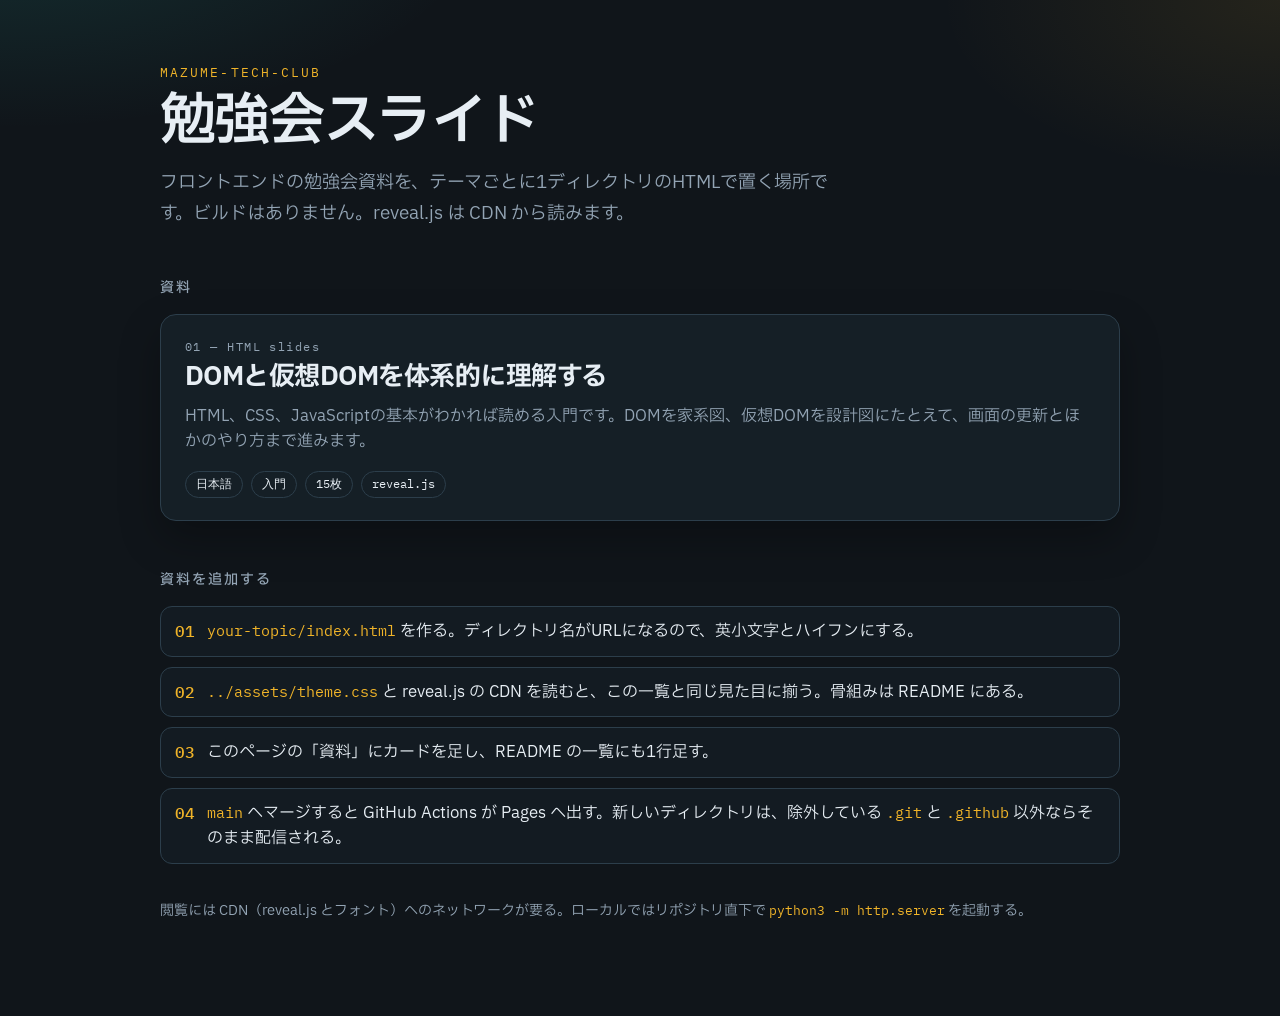
<file: index.html>
<!DOCTYPE html>
<html lang="ja">
  <head>
    <meta charset="utf-8" />
    <meta name="viewport" content="width=device-width, initial-scale=1" />
    <title>勉強会スライド — mazume-tech-club</title>
    <meta
      name="description"
      content="mazume-tech-club の勉強会スライド一覧。資料ごとにディレクトリを分けた静的HTMLです。"
    />
    <link rel="icon" href="assets/favicon.svg" type="image/svg+xml" />
    <link rel="preconnect" href="https://fonts.googleapis.com" />
    <link rel="preconnect" href="https://fonts.gstatic.com" crossorigin />
    <link
      href="https://fonts.googleapis.com/css2?family=IBM+Plex+Mono:wght@400;500;600&family=IBM+Plex+Sans+JP:wght@400;500;600;700&display=swap"
      rel="stylesheet"
    />
    <link rel="stylesheet" href="assets/theme.css" />
  </head>
  <body class="catalog">
    <div class="catalog-wrap">
      <p class="brand">mazume-tech-club</p>
      <h1>勉強会スライド</h1>
      <p class="lede">
        フロントエンドの勉強会資料を、テーマごとに1ディレクトリのHTMLで置く場所です。ビルドはありません。reveal.js
        は CDN から読みます。
      </p>

      <h2>資料</h2>
      <a class="card" href="dom-virtual-dom/">
        <p class="card-kicker">01 — HTML slides</p>
        <h3>DOMと仮想DOMを体系的に理解する</h3>
        <p>
          HTML、CSS、JavaScriptの基本がわかれば読める入門です。DOMを家系図、仮想DOMを設計図にたとえて、画面の更新とほかのやり方まで進みます。
        </p>
        <div class="card-meta">
          <span class="chip">日本語</span>
          <span class="chip">入門</span>
          <span class="chip">15枚</span>
          <span class="chip">reveal.js</span>
        </div>
      </a>

      <h2>資料を追加する</h2>
      <ol class="steps">
        <li>
          <b>01</b>
          <span>
            <code>your-topic/index.html</code> を作る。ディレクトリ名がURLになるので、英小文字とハイフンにする。
          </span>
        </li>
        <li>
          <b>02</b>
          <span>
            <code>../assets/theme.css</code> と reveal.js の CDN を読むと、この一覧と同じ見た目に揃う。骨組みは README にある。
          </span>
        </li>
        <li>
          <b>03</b>
          <span>このページの「資料」にカードを足し、README の一覧にも1行足す。</span>
        </li>
        <li>
          <b>04</b>
          <span>
            <code>main</code> へマージすると GitHub Actions が Pages へ出す。新しいディレクトリは、除外している
            <code>.git</code> と <code>.github</code> 以外ならそのまま配信される。
          </span>
        </li>
      </ol>

      <p class="catalog-foot">
        閲覧には CDN（reveal.js とフォント）へのネットワークが要る。ローカルではリポジトリ直下で
        <code>python3 -m http.server</code> を起動する。
      </p>
    </div>
  </body>
</html>
</file>
<file: assets/theme.css>
:root {
  --bg: #10151a;
  --bg-raise: #172128;
  --text: #e7eef4;
  --muted: #93a4b4;
  --line: #2c3e4b;
  --amber: #f0b429;
  --teal: #2ec4b6;
  --coral: #ff7a59;
  --violet: #c3b4ff;
  --code: #10181e;
  --ink: #1c1404;
  --shadow: 0 18px 40px rgba(0, 0, 0, 0.28);
  color-scheme: dark;
}

* { box-sizing: border-box; }

html, body { margin: 0; }

body {
  background: var(--bg);
  color: var(--text);
  font-family: "IBM Plex Sans JP", "Hiragino Sans", "Noto Sans JP", sans-serif;
}

a { color: var(--teal); }

:focus-visible {
  outline: 2px solid var(--amber);
  outline-offset: 3px;
}

/* ---------- catalog ---------- */

.catalog {
  min-height: 100vh;
  background:
    radial-gradient(900px 420px at 0% -10%, rgba(46, 196, 182, 0.16), transparent 55%),
    radial-gradient(680px 360px at 100% 0%, rgba(240, 180, 41, 0.09), transparent 50%),
    var(--bg);
}

.catalog-wrap {
  width: min(960px, calc(100% - 40px));
  margin: 0 auto;
  padding: 64px 0 80px;
}

.brand {
  margin: 0 0 8px;
  font-family: "IBM Plex Mono", ui-monospace, monospace;
  font-size: 13px;
  letter-spacing: 0.16em;
  text-transform: uppercase;
  color: var(--amber);
}

.catalog h1 {
  margin: 0 0 12px;
  font-size: clamp(36px, 5vw, 56px);
  line-height: 1.2;
  letter-spacing: -0.03em;
  font-weight: 600;
}

.lede {
  max-width: 42rem;
  margin: 0;
  color: var(--muted);
  font-size: 18px;
  line-height: 1.7;
}

.catalog h2 {
  margin: 48px 0 16px;
  font-size: 14px;
  letter-spacing: 0.14em;
  text-transform: uppercase;
  color: var(--muted);
  font-weight: 500;
}

.card {
  display: block;
  text-decoration: none;
  color: inherit;
  background: rgba(23, 33, 40, 0.86);
  border: 1px solid var(--line);
  border-radius: 16px;
  padding: 22px 24px;
  box-shadow: var(--shadow);
}

.card:hover { border-color: var(--teal); }

.card-kicker {
  margin: 0 0 8px;
  font-family: "IBM Plex Mono", ui-monospace, monospace;
  font-size: 12px;
  letter-spacing: 0.12em;
  color: var(--teal);
}

.card h3 {
  margin: 0 0 8px;
  font-size: 26px;
  letter-spacing: -0.02em;
}

.card p { margin: 0; color: var(--muted); line-height: 1.6; }

.card-meta {
  display: flex;
  flex-wrap: wrap;
  gap: 8px;
  margin-top: 16px;
}

.chip {
  font-family: "IBM Plex Mono", ui-monospace, monospace;
  font-size: 12px;
  color: var(--text);
  border: 1px solid var(--line);
  border-radius: 999px;
  padding: 4px 10px;
}

.steps {
  margin: 0;
  padding: 0;
  list-style: none;
  display: grid;
  gap: 10px;
}

.steps li {
  display: grid;
  grid-template-columns: auto 1fr;
  gap: 12px;
  align-items: start;
  background: rgba(23, 33, 40, 0.55);
  border: 1px solid var(--line);
  border-radius: 12px;
  padding: 12px 14px;
  line-height: 1.55;
}

.steps b {
  font-family: "IBM Plex Mono", ui-monospace, monospace;
  color: var(--amber);
  font-weight: 500;
}

.catalog code, .steps code {
  font-family: "IBM Plex Mono", ui-monospace, monospace;
  font-size: 0.92em;
  color: var(--amber);
}

.catalog-foot {
  margin-top: 36px;
  color: var(--muted);
  font-size: 14px;
  line-height: 1.6;
}

/* ---------- deck ---------- */

.deck .reveal {
  font-family: "IBM Plex Sans JP", "Hiragino Sans", "Noto Sans JP", sans-serif;
  color: var(--text);
  background:
    radial-gradient(900px 420px at 0% -10%, rgba(46, 196, 182, 0.14), transparent 55%),
    radial-gradient(700px 380px at 100% 0%, rgba(240, 180, 41, 0.08), transparent 50%),
    var(--bg);
}

.deck .reveal .slides { text-align: left; }

.deck .reveal .slides section {
  padding: 36px 52px 32px;
  box-sizing: border-box;
}

.deck .reveal .slides section::before {
  content: "";
  position: absolute;
  left: 0;
  right: 0;
  top: 0;
  height: 3px;
  background: linear-gradient(90deg, var(--teal), var(--amber));
}

.deck .reveal h1,
.deck .reveal h2,
.deck .reveal h3 {
  margin: 0 0 14px;
  font-family: inherit;
  font-weight: 600;
  letter-spacing: -0.03em;
  text-transform: none;
  color: var(--text);
  line-height: 1.25;
}

.deck .reveal h1 { font-size: 52px; }
.deck .reveal h2 { font-size: 34px; }
.deck .reveal h3 { font-size: 18px; margin: 0 0 8px; color: var(--text); }

.deck .reveal p,
.deck .reveal li {
  font-size: 22px;
  line-height: 1.45;
}

.deck .reveal ul,
.deck .reveal ol {
  margin: 0.15em 0 0.15em 1.05em;
  padding: 0;
}

.deck .reveal .pipe,
.deck .reveal .checks,
.deck .reveal .links,
.deck .reveal .vlist,
.deck .reveal .sandbox ul {
  margin: 0;
  padding: 0;
  list-style: none;
}

.deck .reveal .vlist,
.deck .reveal .sandbox ul {
  margin-top: 8px;
}

.deck .reveal .pipe {
  display: grid;
  grid-template-columns: repeat(6, minmax(0, 1fr));
  gap: 10px;
  margin-top: 8px;
}

.deck .reveal .checks {
  display: grid;
  gap: 10px;
}

.deck .reveal .pipe li,
.deck .reveal .checks li,
.deck .reveal .links li,
.deck .reveal .vlist li,
.deck .reveal .sandbox li {
  margin: 0;
}

.deck .reveal li { margin: 0.22em 0; }
.deck .reveal li + li { margin-top: 0.28em; }

.deck .reveal section.dense p,
.deck .reveal section.dense li,
.deck .reveal section.dense td,
.deck .reveal section.dense th {
  font-size: 17px;
  line-height: 1.4;
}

.deck .reveal section.dense h2 { font-size: 30px; margin-bottom: 10px; }

.kicker {
  margin: 0 0 8px;
  font-family: "IBM Plex Mono", ui-monospace, monospace;
  font-size: 13px;
  letter-spacing: 0.14em;
  text-transform: uppercase;
  color: var(--amber);
}

.kicker span { color: var(--teal); margin-right: 8px; }

.small, .source {
  font-size: 15px !important;
  line-height: 1.45 !important;
  color: var(--muted);
}

.source { margin-top: 10px; }

.deck .reveal strong { color: white; font-weight: 600; }

.deck .reveal :not(pre) > code {
  font-family: "IBM Plex Mono", ui-monospace, monospace;
  font-size: 0.84em;
  color: var(--amber);
  background: rgba(240, 180, 41, 0.08);
  padding: 0.05em 0.35em;
  border-radius: 4px;
}

.cols {
  display: grid;
  grid-template-columns: 1fr 1fr;
  gap: 22px;
  align-items: start;
  min-height: 0;
}

.cols-3 {
  display: grid;
  grid-template-columns: repeat(3, 1fr);
  gap: 14px;
}

.stack { display: grid; gap: 10px; }

.callout {
  margin: 12px 0 0;
  border-left: 3px solid var(--amber);
  background: rgba(240, 180, 41, 0.07);
  padding: 10px 14px;
  border-radius: 0 10px 10px 0;
  font-size: 18px !important;
}

.callout.teal { border-left-color: var(--teal); background: rgba(46, 196, 182, 0.08); }

.deck .reveal .analogy {
  margin: 12px 0 0;
  padding: 16px 18px;
  border-radius: 14px;
  background: rgba(46, 196, 182, 0.08);
  border: 1px solid rgba(46, 196, 182, 0.35);
  font-size: 26px !important;
  line-height: 1.45 !important;
}

.deck .reveal .analogy b {
  display: block;
  margin-bottom: 6px;
  color: var(--teal);
  font-family: "IBM Plex Mono", ui-monospace, monospace;
  font-size: 13px;
  font-weight: 500;
  letter-spacing: 0.14em;
}
.callout.coral { border-left-color: var(--coral); background: rgba(255, 122, 89, 0.08); }

.panel {
  background: rgba(16, 24, 30, 0.72);
  border: 1px solid var(--line);
  border-radius: 14px;
  padding: 14px 16px 12px;
  min-width: 0;
}

.panel.hot { border-top: 3px solid var(--coral); }
.panel.ok { border-top: 3px solid var(--teal); }
.panel.mid { border-top: 3px solid var(--amber); }
.panel.alt { border-top: 3px solid var(--violet); }

.pipe {
  list-style: none;
}

.pipe li {
  background: var(--bg-raise);
  border: 1px solid var(--line);
  border-top: 3px solid var(--teal);
  border-radius: 12px;
  padding: 12px 10px;
  min-height: 168px;
}

.pipe li:nth-child(4) { border-top-color: var(--amber); }
.pipe li:nth-child(5) { border-top-color: var(--coral); }
.pipe li:nth-child(6) { border-top-color: var(--violet); }

.pipe b, .pipe em, .pipe small {
  display: block;
}

.pipe b {
  margin: 8px 0 6px;
  font-size: 18px;
  font-weight: 600;
}

.pipe em {
  font-style: normal;
  color: var(--muted);
  font-size: 14px;
  line-height: 1.4;
}

.pipe small {
  margin-bottom: 2px;
  font-family: "IBM Plex Mono", ui-monospace, monospace;
  color: var(--amber);
  font-size: 12px;
}

.tree {
  font-family: "IBM Plex Mono", ui-monospace, monospace;
  font-size: 16px;
  line-height: 1.35;
}

.branch {
  margin-left: 18px;
  padding-left: 14px;
  border-left: 1px solid var(--line);
}

.node {
  display: inline-block;
  margin: 4px 0;
  padding: 3px 9px;
  border: 1px solid var(--line);
  border-radius: 8px;
  background: var(--bg-raise);
}

.node.doc { color: var(--violet); border-color: rgba(195, 180, 255, 0.45); }
.node.el { color: var(--teal); border-color: rgba(46, 196, 182, 0.45); }
.node.text { color: var(--amber); border-color: rgba(240, 180, 41, 0.45); }
.node.dim { color: var(--muted); }

.deck .reveal table {
  width: 100%;
  border-collapse: collapse;
  font-size: 18px;
  margin: 0;
}

.deck .reveal th,
.deck .reveal td {
  border-bottom: 1px solid var(--line);
  padding: 7px 8px;
  text-align: left;
  vertical-align: top;
}

.deck .reveal th {
  color: var(--amber);
  font-weight: 600;
  font-size: 14px;
  letter-spacing: 0.04em;
}

.deck .reveal pre {
  width: 100%;
  margin: 0;
  box-shadow: none;
}

.deck .reveal pre code,
.deck .reveal .hljs {
  font-family: "IBM Plex Mono", ui-monospace, monospace;
  font-size: 14.5px;
  line-height: 1.42;
  background: var(--code);
  color: #e6edf3;
  border: 1px solid #24323c;
  border-radius: 12px;
  padding: 14px 16px;
  max-height: none;
  white-space: pre;
  overflow-x: auto;
}

.deck .reveal section.dense pre code,
.deck .reveal section.dense .hljs {
  font-size: 13px;
  line-height: 1.38;
  padding: 12px 14px;
}

.checks { list-style: none; }
.checks li {
  display: grid;
  grid-template-columns: auto 1fr;
  gap: 12px;
  align-items: start;
  background: rgba(23, 33, 40, 0.65);
  border: 1px solid var(--line);
  border-radius: 12px;
  padding: 10px 14px;
  margin: 0;
}
.checks i {
  font-style: normal;
  font-family: "IBM Plex Mono", ui-monospace, monospace;
  color: var(--amber);
  font-size: 14px;
  padding-top: 4px;
}

.title-grid {
  display: grid;
  grid-template-columns: 1.35fr 0.65fr;
  gap: 28px;
  align-items: center;
  margin-top: 36px;
}

.title-slide h1 { font-size: 58px; margin-bottom: 16px; }
.title-slide .lede { font-size: 22px; color: var(--muted); max-width: 36rem; }

.title-art { width: 100%; height: auto; }

.links { display: grid; gap: 7px; }
.links li { margin: 0; font-size: 16px; }
.links a { text-decoration: none; }
.links a:hover { text-decoration: underline; }
.links small {
  display: block;
  color: var(--muted);
  font-family: "IBM Plex Mono", ui-monospace, monospace;
  font-size: 11px;
  line-height: 1.3;
}

.sandbox form, .controls {
  display: flex;
  gap: 8px;
  align-items: center;
}

.sandbox input[type="text"] {
  flex: 1;
  min-width: 0;
  font: inherit;
  font-size: 16px;
  color: var(--text);
  background: var(--code);
  border: 1px solid var(--line);
  border-radius: 10px;
  padding: 8px 12px;
}

.btn {
  font: inherit;
  font-size: 15px;
  font-weight: 600;
  color: var(--ink);
  background: var(--amber);
  border: 1px solid transparent;
  border-radius: 999px;
  padding: 8px 14px;
  cursor: pointer;
}

.btn.ghost {
  color: var(--text);
  background: transparent;
  border-color: var(--line);
  font-weight: 500;
}

.btn:hover { filter: brightness(1.05); }

.sandbox ul, .vlist {
  list-style: none;
  margin: 10px 0 0;
  padding: 0;
  max-height: 250px;
  overflow: auto;
}

.sandbox li {
  padding: 7px 2px;
  border-bottom: 1px solid var(--line);
  font-size: 18px;
}

.sandbox li.done {
  color: var(--muted);
  text-decoration: line-through;
}

.vrow {
  display: flex;
  align-items: center;
  gap: 10px;
  padding: 7px 2px;
  border-bottom: 1px solid var(--line);
  font-size: 18px;
}

.vid {
  width: 2.4em;
  font-family: "IBM Plex Mono", ui-monospace, monospace;
  font-size: 14px;
  color: var(--amber);
}

.vlabel { flex: 1; }

.vrow input { width: 18px; height: 18px; accent-color: var(--teal); }

.order {
  margin: 0 0 10px;
  font-family: "IBM Plex Mono", ui-monospace, monospace;
  font-size: 14px !important;
  color: var(--muted);
}

.deck .reveal .progress { height: 4px; color: var(--amber); }
.deck .reveal .progress span { background: var(--amber); }
.deck .reveal .slide-number {
  background: transparent;
  font-family: "IBM Plex Mono", ui-monospace, monospace;
  font-size: 14px;
  color: var(--muted);
}
.deck .reveal .controls { color: var(--teal); }

@media (max-width: 720px) {
  .catalog-wrap { width: min(960px, calc(100% - 28px)); padding-top: 36px; }
}
</file>
